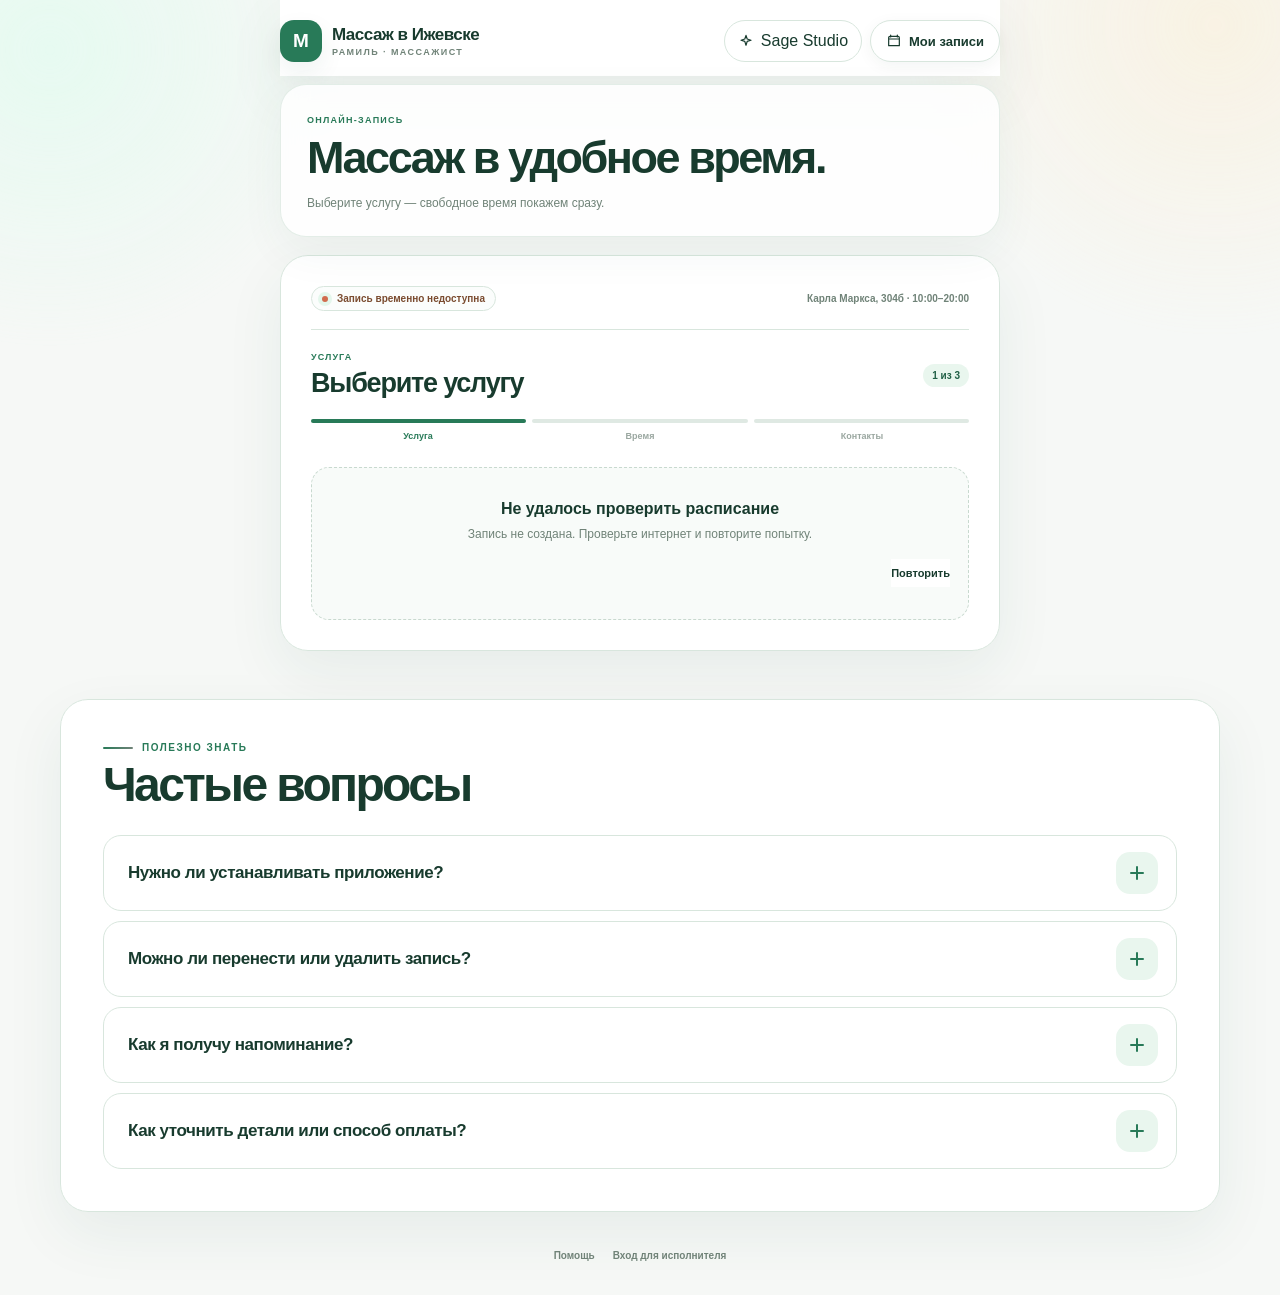
<file: index.html>
<!doctype html>
<html lang="ru">
<head>
  <meta charset="utf-8">
  <meta name="viewport" content="width=device-width, initial-scale=1, viewport-fit=cover">
  <meta name="theme-color" content="#183427">
  <meta name="referrer" content="no-referrer">
  <meta http-equiv="Content-Security-Policy" content="default-src 'self'; script-src 'self' https://telegram.org; connect-src 'self' https://cawexmmrqjvothcbgjxr.supabase.co wss://cawexmmrqjvothcbgjxr.supabase.co https://oauth.telegram.org; frame-src https://oauth.telegram.org; img-src 'self' data: https:; style-src 'self' 'unsafe-inline'; font-src 'self'; object-src 'none'; base-uri 'self'; form-action 'self'; worker-src 'self'; manifest-src 'self'; upgrade-insecure-requests">
  <script src="catalog-router.js?v=8"></script>
  <meta name="description" content="Онлайн-запись на массаж в Ижевске.">
  <meta property="og:title" content="Массаж в Ижевске — онлайн-запись">
  <meta property="og:description" content="Выберите массаж и свободное время онлайн.">
  <meta property="og:type" content="website">
  <meta property="og:image" content="https://primetime-booking.github.io/og.png">
  <meta name="twitter:card" content="summary_large_image">
  <meta name="twitter:title" content="Массаж в Ижевске — онлайн-запись">
  <meta name="twitter:description" content="Выберите массаж и свободное время онлайн.">
  <meta name="twitter:image" content="https://primetime-booking.github.io/og.png">
  <title>Массаж в Ижевске — онлайн-запись</title>
  <link rel="icon" href="icon.svg" type="image/svg+xml">
  <link rel="manifest" href="manifest.webmanifest">
  <link rel="stylesheet" href="styles.css?v=811">
  <link rel="stylesheet" href="client-themes.css?v=811">
  <link rel="stylesheet" href="code-scanner.css?v=811">
  <script src="booking-widgets.js?v=811"></script>
</head>
<body class="booking-client-page" data-client-theme="sage">
  <div class="ambient ambient-left"></div><div class="ambient ambient-right"></div>
  <header class="site-header booking-client-header">
    <a class="brand" href="#top" aria-label="Массаж в Ижевске — на главную"><span class="brand-mark">М</span><span><strong>Массаж в Ижевске</strong><small>Рамиль · массажист</small></span></a>
    <div class="client-header-actions"><button class="client-theme-button" id="openClientTheme" type="button" aria-haspopup="dialog" aria-controls="clientThemeDialog" title="Поменять оформление"><svg class="ui-icon" aria-hidden="true"><use href="ui-icons.svg#icon-spark"/></svg><span id="clientThemeButtonLabel">Оформление</span></button><a class="client-bookings-link" href="my-bookings.html"><svg class="ui-icon" aria-hidden="true"><use href="ui-icons.svg#icon-calendar"/></svg><span>Мои записи</span></a></div>
  </header>

  <main id="top" class="layout booking-client-layout">
    <section class="client-hero" aria-labelledby="clientHeroTitle">
      <small>Онлайн-запись</small>
      <h1 id="clientHeroTitle">Массаж в удобное время.</h1>
      <p>Выберите услугу — свободное время покажем сразу.</p>
    </section>
    <section class="booking-card" aria-labelledby="bookingTitle">
      <div id="bookingFlow">
        <div class="repeat-booking-notice" id="repeatBookingNotice" role="status" hidden></div>
        <div class="booking-context-row"><span class="status status-checking" id="bookingStatus" role="status" aria-live="polite"><i></i><span>Проверяем расписание…</span></span><span class="booking-address">Карла Маркса, 304б · 10:00–20:00</span></div>
        <div class="card-heading"><div><small id="stepKicker">Услуга</small><h2 id="bookingTitle">Выберите услугу</h2></div><span class="step-label" id="stepLabel">1 из 3</span></div>
        <div class="progress" aria-hidden="true"><i class="active"></i><i></i><i></i></div>
        <div class="progress-labels" aria-label="Этапы записи"><span class="active" data-progress-label="1">Услуга</span><span data-progress-label="2">Время</span><span data-progress-label="3">Контакты</span></div>
        <div class="step active" data-step="1">
          <label class="location-filter" id="locationFilter" hidden><span>Филиал</span><select id="locationSelect" aria-label="Выберите филиал"></select></label>
          <section class="specialist-filter" id="specialistFilter" aria-labelledby="specialistFilterTitle" hidden>
            <div><small>Команда</small><h3 id="specialistFilterTitle">Выберите специалиста</h3></div>
            <div class="specialist-filter-list" id="specialists" role="group" aria-label="Специалисты"></div>
          </section>
          <div class="option-list" id="services"></div>
          <button class="service-details-button" id="serviceDetailsButton" type="button" hidden><svg class="ui-icon" aria-hidden="true"><use href="ui-icons.svg#icon-info"/></svg><span>Подробнее об услуге</span></button>
          <button class="primary next" id="toDate" type="button" data-next="2" disabled hidden><span>Выбрать время</span><svg class="ui-icon" aria-hidden="true"><use href="ui-icons.svg#icon-arrow-right"/></svg></button>
        </div>
        <div class="step" data-step="2">
          <h3><svg class="ui-icon section-icon" aria-hidden="true"><use href="ui-icons.svg#icon-calendar"/></svg> Дата</h3><div class="date-grid" id="dates"></div><button class="more-dates-button" id="moreDates" type="button"><span>Показать следующие даты</span><svg class="ui-icon" aria-hidden="true"><use href="ui-icons.svg#icon-arrow-right"/></svg></button>
          <h3 class="section-gap"><svg class="ui-icon section-icon" aria-hidden="true"><use href="ui-icons.svg#icon-clock"/></svg> Свободное время <small>по Самаре (UTC+4)</small></h3>
          <p class="duration-note" id="durationNote"></p>
          <div class="time-periods" id="timePeriods" aria-label="Период дня" hidden></div>
          <div class="time-hour-grid" id="timeHours" aria-label="Выберите час"></div>
          <details class="minute-picker" id="minutePicker" hidden><summary><span>Другое время</span><strong>с шагом 5 минут</strong></summary><div class="minute-groups" id="times"></div></details>
          <p class="no-times" id="noTimes" hidden>На эту дату всё занято. Выберите другой день.</p>
          <div class="availability-suggestion" id="availabilityHint" hidden></div>
          <div class="waitlist-cta" id="waitlistCta" hidden><div><strong>Не подходит время?</strong><span>Оставьте заявку — мастер увидит удобную дату и свяжется, когда появится окно.</span></div><button class="secondary-button" id="openWaitlist" type="button">Встать в лист ожидания</button></div>
          <div class="actions"><button class="back" type="button" data-back="1" aria-label="Вернуться к услугам"><svg class="ui-icon" aria-hidden="true"><use href="ui-icons.svg#icon-arrow-left"/></svg><span>Услуги</span></button><button class="primary" id="continueBooking" type="button" data-next="3" hidden><span>Ввести контакты</span><svg class="ui-icon" aria-hidden="true"><use href="ui-icons.svg#icon-arrow-right"/></svg></button></div>
        </div>
        <form class="step" data-step="3" id="bookingForm" novalidate>
          <div class="summary" id="summary"></div>
          <label>Ваше имя<input id="clientName" name="name" autocomplete="name" placeholder="Например, Елена" maxlength="80" required></label>
          <label>Номер телефона<input id="clientPhone" name="phone" type="tel" inputmode="tel" autocomplete="tel" placeholder="+7 (___) ___-__-__" maxlength="18" pattern="\+7 \([0-9]{3}\) [0-9]{3}-[0-9]{2}-[0-9]{2}" aria-describedby="phoneHint" required></label>
          <small class="input-hint" id="phoneHint">Введите 10 цифр после +7</small>
          <details class="booking-benefit">
            <summary>У меня есть сертификат или абонемент</summary>
            <div class="scan-field"><label>Код<input id="bookingBenefitCode" name="benefit_code" autocomplete="off" maxlength="40" placeholder="Введите код"></label><button class="secondary-button" type="button" data-code-scan-target="bookingBenefitCode" data-code-scan-mode="benefit" data-code-scan-title="Сертификат или абонемент">Сканировать</button></div>
            <small class="input-hint">Код проверится при подтверждении записи.</small>
          </details>
          <label class="consent-check" data-legal-version="2026-09-05"><input id="dataConsent" type="checkbox" required><span>Я принимаю <a href="terms.html" target="_blank" rel="noopener">условия использования</a> и соглашаюсь на обработку данных по <a href="privacy.html" target="_blank" rel="noopener">политике конфиденциальности</a>.</span></label>
          <p class="form-error" id="formError" role="alert" hidden></p>
          <div class="actions"><button class="back" type="button" data-back="2" aria-label="Вернуться к выбору времени"><svg class="ui-icon" aria-hidden="true"><use href="ui-icons.svg#icon-arrow-left"/></svg><span>Время</span></button><button class="primary" id="submitBooking" type="submit" disabled><svg class="ui-icon" aria-hidden="true"><use href="ui-icons.svg#icon-check"/></svg><span>Подтвердить запись</span></button></div>
        </form>
      </div>
      <div class="success" id="success" hidden aria-live="polite">
        <span class="success-mark"><svg class="ui-icon" aria-hidden="true"><use href="ui-icons.svg#icon-check"/></svg></span><small>Запись создана</small><h2 id="successTitle">Готово!</h2>
        <div class="success-appointment"><p id="successDetails"></p><p class="local-note">Мастер уже видит запись в своём кабинете.</p></div>
        <div class="success-payment" id="successPayment" hidden>
          <small>Для подтверждения времени</small>
          <strong id="successDeposit"></strong>
          <a class="primary" id="successPaymentLink" href="#" target="_blank" rel="noopener noreferrer">Внести предоплату</a>
          <p>После оплаты сохраните чек. Исполнитель отметит поступление в кабинете.</p>
        </div>
        <button class="telegram-connect-button" id="telegramConnect" type="button" aria-pressed="false" hidden disabled><span class="telegram-connect-mark" aria-hidden="true"><svg class="ui-icon"><use href="ui-icons.svg#icon-telegram"/></svg></span><span><strong data-telegram-auth-title>Подключить Telegram</strong><small data-telegram-auth-note>Разрешите уведомления один раз — запускать бота не нужно</small></span><svg class="ui-icon telegram-connect-arrow" aria-hidden="true"><use href="ui-icons.svg#icon-arrow-right"/></svg></button>
        <p class="telegram-connect-skip">Можно пропустить — запись всё равно сохранена.</p>
        <section class="client-access-result" id="clientAccessResult" hidden><small>Доступ к записям</small><strong id="clientAccessCode"></strong><p id="clientAccessNote"></p><div class="client-access-share" id="clientAccessShare" hidden><button id="clientAccessDownload" type="button">Сохранить код в файл</button><a id="clientAccessWhatsapp" href="#" target="_blank" rel="noopener noreferrer">Отправить в WhatsApp</a><a id="clientAccessTelegram" href="#" target="_blank" rel="noopener noreferrer">Отправить в Telegram</a></div></section>
        <div class="success-actions"><button class="primary manage-booking-link" id="saveSuccessCalendar" type="button"><svg class="ui-icon" aria-hidden="true"><use href="ui-icons.svg#icon-calendar"/></svg><span>Сохранить в календарь</span></button><a class="primary manage-booking-link" id="myBookingsSuccess" href="my-bookings.html" hidden>Все мои записи</a><a class="success-manage-link manage-booking-link" id="manageBooking" href="booking.html" hidden><span>Управлять записью</span><svg class="ui-icon" aria-hidden="true"><use href="ui-icons.svg#icon-arrow-right"/></svg></a><button class="manage-secondary" type="button" id="newBooking">Создать ещё запись</button></div>
      </div>
    </section>
  </main>
  <section class="public-group-events" id="publicGroupEvents" aria-labelledby="publicGroupEventsTitle" hidden>
    <div class="public-group-events-heading"><div><small>Запись по местам</small><h2 id="publicGroupEventsTitle">Групповые события</h2></div><p>Выберите событие и оставьте мастеру комментарий перед посещением.</p></div>
    <div class="public-group-events-list" id="publicGroupEventsList"></div>
  </section>
  <dialog class="calendar-dialog" id="calendarDialog" aria-labelledby="calendarDialogTitle">
    <button class="calendar-dialog-close" id="closeCalendarDialog" type="button" aria-label="Закрыть"><svg class="ui-icon" aria-hidden="true"><use href="ui-icons.svg#icon-close"/></svg></button>
    <small>Напоминание о записи</small><h2 id="calendarDialogTitle">Куда добавить?</h2>
    <p>Выберите календарь на вашем телефоне.</p>
    <div class="calendar-options">
      <button class="calendar-option" id="addAppleCalendar" type="button"><strong>iPhone / iPad</strong><span>Открыть событие в календаре устройства</span></button>
      <a class="calendar-option" id="addAndroidCalendar" href="#"><strong>Android</strong><span>Открыть запись в установленном календаре</span></a>
    </div>
  </dialog>
  <section class="public-portfolio" id="portfolioSection" aria-labelledby="portfolioTitle" hidden>
    <div class="public-portfolio-heading"><div><small>Результаты работы</small><h2 id="portfolioTitle">Портфолио</h2></div><p>Количество сеансов указано мастером для каждого результата.</p></div>
    <div class="public-portfolio-list" id="publicPortfolioList"></div>
  </section>
  <section class="public-reviews" id="reviewsSection" aria-labelledby="reviewsTitle" hidden>
    <div class="public-reviews-heading"><div><small>Отзывы клиентов</small><h2 id="reviewsTitle">После реальных визитов</h2></div><div class="reviews-summary"><strong id="reviewsAverage">0,0</strong><span aria-hidden="true">★</span><small id="reviewsCount">0 отзывов</small></div></div>
    <div class="public-reviews-list" id="publicReviewsList"></div>
  </section>
  <section class="booking-faq" aria-labelledby="bookingFaqTitle">
    <div class="booking-faq-heading">
      <small><span aria-hidden="true"></span> Полезно знать</small>
      <h2 id="bookingFaqTitle">Частые вопросы</h2>
    </div>
    <div class="booking-faq-list">
      <details name="booking-faq">
        <summary><span>Нужно ли устанавливать приложение?</span><i aria-hidden="true"></i></summary>
        <p>Устанавливать приложение необязательно: записаться можно прямо на сайте. При желании сайт можно установить на телефон как приложение для быстрого доступа к записям и уведомлениям.</p>
      </details>
      <details name="booking-faq">
        <summary><span>Можно ли перенести или удалить запись?</span><i aria-hidden="true"></i></summary>
        <p>Да. Откройте личную ссылку из подтверждения и выберите доступное действие. Чем раньше вы сообщите об изменении планов, тем проще подобрать другое время.</p>
      </details>
      <details name="booking-faq">
        <summary><span>Как я получу напоминание?</span><i aria-hidden="true"></i></summary>
        <p>После записи можно подключить уведомления в Telegram. В напоминании будут дата, время, услуга и адрес визита.</p>
      </details>
      <details name="booking-faq">
        <summary><span>Как уточнить детали или способ оплаты?</span><i aria-hidden="true"></i></summary>
        <p>Свяжитесь с мастером по контактам в подтверждении записи. Так можно заранее обсудить оплату, противопоказания и любые индивидуальные пожелания.</p>
      </details>
    </div>
  </section>
  <footer class="booking-footer"><a href="https://aladushka9180-droid.github.io/anatomy-trainer/minuta-online-booking/help/index.html">Помощь</a><a href="https://aladushka9180-droid.github.io/anatomy-trainer/minuta-online-booking/provider.html">Вход для исполнителя</a></footer>
  <dialog class="service-details-dialog service-card-dialog" id="serviceDetailsDialog" aria-labelledby="serviceDetailsTitle">
    <div class="service-card-scroll">
      <button class="dialog-close" type="button" data-close-service-details aria-label="Закрыть"><svg class="ui-icon" aria-hidden="true"><use href="ui-icons.svg#icon-close"></use></svg></button>
      <figure class="service-details-media" id="serviceDetailsMedia" hidden><img id="serviceDetailsImage" alt="" loading="lazy" decoding="async"></figure>
      <div class="service-card-copy">
        <small>Об услуге</small><h2 id="serviceDetailsTitle">Услуга</h2>
        <div class="service-details-meta"><span id="serviceDetailsDuration"></span><strong id="serviceDetailsPrice"></strong></div>
        <p id="serviceDetailsText" hidden></p>
        <ul class="service-details-highlights" id="serviceDetailsHighlights" hidden></ul>
        <section class="service-details-review" id="serviceDetailsReview" hidden aria-labelledby="serviceDetailsReviewTitle">
          <div class="service-details-review-head"><h3 id="serviceDetailsReviewTitle">Отзывы</h3><strong id="serviceDetailsRating"></strong></div>
          <blockquote id="serviceDetailsLatestReview"></blockquote>
          <button type="button" data-open-service-reviews>Все отзывы</button>
        </section>
        <details class="service-details-important" id="serviceDetailsImportant" hidden><summary>Важно</summary><p id="serviceDetailsImportantText"></p></details>
      </div>
    </div>
    <div class="service-card-action"><button class="primary" type="button" data-choose-service-details><span>Выбрать услугу</span><svg class="ui-icon" aria-hidden="true"><use href="ui-icons.svg#icon-check"></use></svg></button></div>
  </dialog>
  <dialog class="service-details-dialog service-reviews-dialog" id="serviceReviewsDialog" aria-labelledby="serviceReviewsTitle">
    <button class="dialog-close" type="button" data-close-service-reviews aria-label="Закрыть"><svg class="ui-icon" aria-hidden="true"><use href="ui-icons.svg#icon-close"></use></svg></button>
    <small>Отзывы об услуге</small><h2 id="serviceReviewsTitle">Отзывы</h2>
    <div class="service-reviews-summary" id="serviceReviewsSummary"></div>
    <div class="service-reviews-list" id="serviceReviewsList"></div>
  </dialog>
  <dialog class="service-details-dialog public-group-booking-dialog" id="publicGroupBookingDialog" aria-labelledby="publicGroupBookingTitle">
    <button class="dialog-close" id="closePublicGroupBooking" type="button" aria-label="Закрыть"><svg class="ui-icon" aria-hidden="true"><use href="ui-icons.svg#icon-close"></use></svg></button>
    <small>Групповое событие</small><h2 id="publicGroupBookingTitle">Запись на событие</h2>
    <p id="publicGroupBookingSummary"></p>
    <form id="publicGroupBookingForm" class="public-group-booking-form" novalidate>
      <label>Ваше имя<input id="publicGroupClientName" autocomplete="name" maxlength="80" required></label>
      <label>Номер телефона<input id="publicGroupClientPhone" type="tel" inputmode="tel" autocomplete="tel" maxlength="30" placeholder="+7 (___) ___-__-__" required></label>
      <label>Комментарий мастеру<textarea id="publicGroupClientComment" maxlength="700" rows="3" placeholder="Например, ограничения по здоровью или важный вопрос"></textarea></label>
      <label class="consent-check"><input id="publicGroupConsent" type="checkbox" required><span>Я согласен(на) на обработку имени, телефона и комментария для участия в событии.</span></label>
      <p class="form-error" id="publicGroupBookingError" role="alert" hidden></p>
      <button class="primary" type="submit">Подтвердить участие</button>
    </form>
    <div class="public-group-booking-success" id="publicGroupBookingSuccess" aria-live="polite" hidden></div>
  </dialog>
  <dialog class="waitlist-dialog" id="waitlistDialog" aria-labelledby="waitlistTitle">
    <button class="dialog-close" type="button" data-close-waitlist aria-label="Закрыть"><svg class="ui-icon" aria-hidden="true"><use href="ui-icons.svg#icon-close"/></svg></button>
    <div id="waitlistFormContent">
      <small>Лист ожидания</small><h2 id="waitlistTitle">Оставьте удобное время</h2>
      <p class="waitlist-context"><strong id="waitlistService">Услуга</strong><span id="waitlistDate">Дата</span></p>
      <form id="waitlistForm" novalidate>
        <label>Ваше имя<input id="waitlistName" autocomplete="name" maxlength="80" placeholder="Например, Елена" required></label>
        <label>Номер телефона<input id="waitlistPhone" type="tel" inputmode="tel" autocomplete="tel" maxlength="18" placeholder="+7 (___) ___-__-__" required></label>
        <label>Удобное время<select id="waitlistPeriod"><option value="any">Любое время</option><option value="morning">Утро, 10:00–12:00</option><option value="day">День, 12:00–17:00</option><option value="evening">Вечер, 17:00–20:00</option></select></label>
        <label class="consent-check"><input id="waitlistConsent" type="checkbox" required><span>Я согласен(на) на обработку имени и телефона для листа ожидания.</span></label>
        <p class="form-error" id="waitlistError" role="alert" hidden></p>
        <button class="primary" id="submitWaitlist" type="submit">Оставить заявку</button>
      </form>
    </div>
    <div class="waitlist-success" id="waitlistSuccess" hidden aria-live="polite"><span class="success-mark"><svg class="ui-icon"><use href="ui-icons.svg#icon-check"/></svg></span><small>Заявка принята</small><h2>Вы в листе ожидания</h2><p id="waitlistSuccessText"></p><a class="primary" id="waitlistManageLink" href="waitlist.html">Управлять заявкой</a></div>
  </dialog>
  <dialog class="code-scanner-dialog" id="codeScannerDialog" aria-labelledby="codeScannerTitle"><div class="code-scanner-shell"><div class="code-scanner-head"><div><small>Камера устройства</small><h2 id="codeScannerTitle">Сканировать код</h2></div><button type="button" data-close-code-scanner aria-label="Закрыть">×</button></div><div class="code-scanner-camera"><video id="codeScannerVideo" playsinline muted></video></div><p class="code-scanner-status" id="codeScannerStatus" role="status" aria-live="polite"></p><form class="code-scanner-manual" id="codeScannerManualForm"><label>Или введите код<input id="codeScannerManual" inputmode="text" autocomplete="off" maxlength="160"></label><button class="primary" type="submit">Применить</button></form></div></dialog>
  <dialog class="client-theme-dialog" id="clientThemeDialog" aria-labelledby="clientThemeTitle"><form class="client-theme-dialog-form" method="dialog"><div class="client-theme-dialog-head"><div><small>Только на этом устройстве</small><h2 id="clientThemeTitle">Выберите оформление</h2></div><button class="client-theme-dialog-close" type="submit" value="close" aria-label="Закрыть">×</button></div><div class="client-theme-options" id="clientThemeOptions"></div><div class="client-theme-dialog-foot"><small>Выбор сохраняется отдельно для каждой организации и не влияет на запись.</small><button class="primary" type="submit" value="close">Закрыть</button></div></form></dialog>
  <script src="vendor/supabase-2.112.4.min.js" integrity="sha384-yiVMs0R/Jyz7OhoXa/DsEMUSBLjEhr/QJta2ONO+zB6I8/GmNg/7AUFrZmAJV7KV"></script>
  <script src="config.js?v=811"></script><script src="theme-catalog.js?v=811"></script><script src="site-update.js?v=9" defer></script><script src="reliability.js?v=811"></script><script src="group-bookings.js?v=811" defer></script><script src="telegram-auth.js?v=811" defer></script><script src="code-scanner.js?v=811" defer></script><script src="app.js?v=3" defer></script>
</body>
</html>
</file>
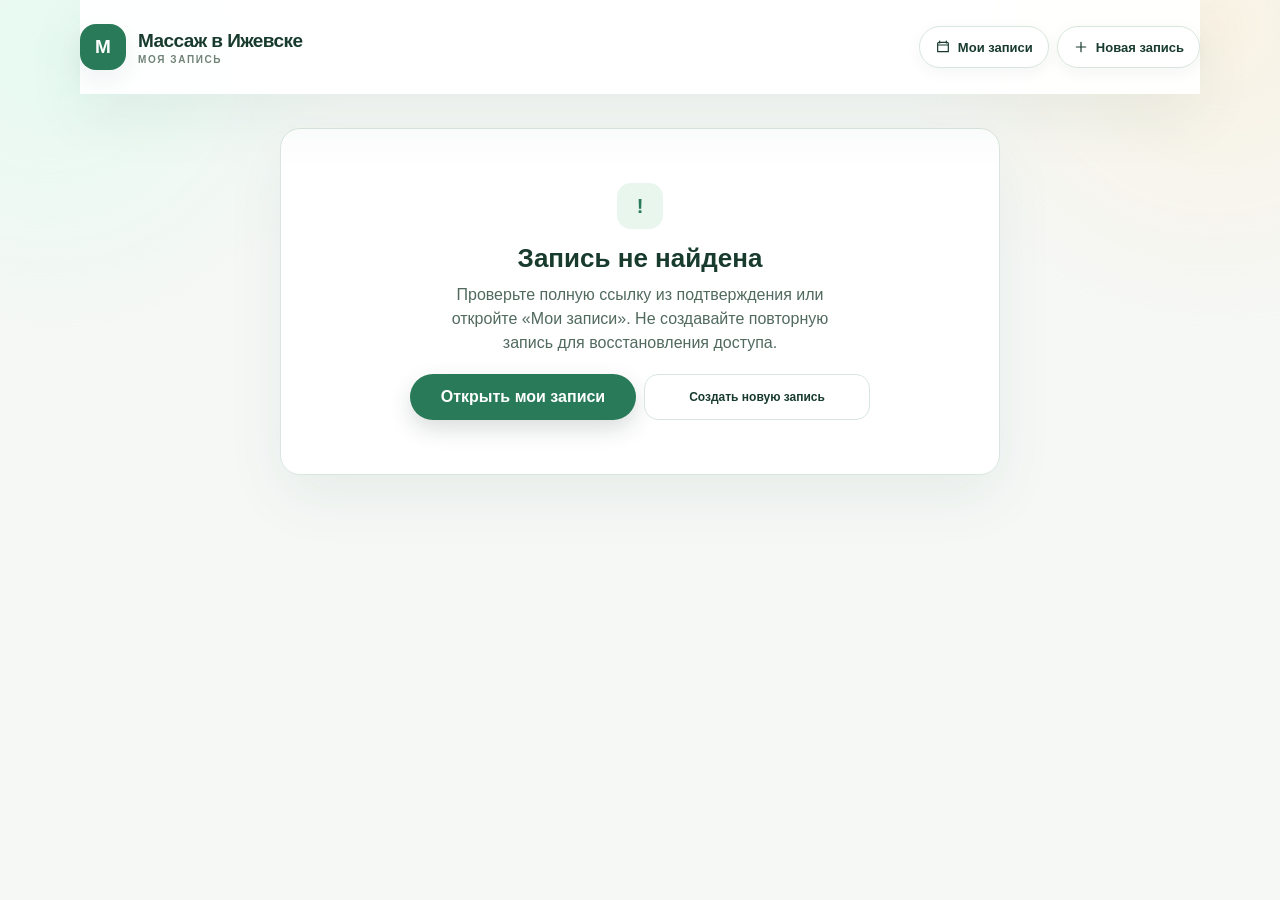
<file: booking.html>
<!doctype html>
<html lang="ru">
<head>
  <meta charset="utf-8">
  <meta name="viewport" content="width=device-width, initial-scale=1, viewport-fit=cover">
  <meta name="theme-color" content="#183427">
  <meta name="referrer" content="no-referrer">
  <meta http-equiv="Content-Security-Policy" content="default-src 'self'; script-src 'self' https://telegram.org; connect-src 'self' https://cawexmmrqjvothcbgjxr.supabase.co wss://cawexmmrqjvothcbgjxr.supabase.co https://oauth.telegram.org; frame-src https://oauth.telegram.org; img-src 'self' data: https:; style-src 'self' 'unsafe-inline'; font-src 'self'; object-src 'none'; base-uri 'self'; form-action 'self'; worker-src 'self'; upgrade-insecure-requests">
  <meta name="description" content="Управление записью на массаж в Ижевске.">
  <meta name="robots" content="noindex,nofollow">
  <title>Моя запись — Массаж в Ижевске</title>
  <link rel="icon" href="icon.svg" type="image/svg+xml">
  <link rel="stylesheet" href="styles.css?v=811">
  <link rel="stylesheet" href="client-themes.css?v=811">
  <style>#manageRecovery{font-size:14px;line-height:1.5}#manageRecovery p{margin:0 0 12px}#manageRecovery button{min-height:44px}</style>
</head>
<body class="manage-body booking-client-page" data-client-theme="sage">
  <div class="ambient ambient-left"></div><div class="ambient ambient-right"></div>
  <header class="site-header manage-header">
    <a class="brand" href="index.html"><span class="brand-mark">М</span><span><strong>Массаж в Ижевске</strong><small>моя запись</small></span></a>
    <div class="manage-header-actions"><a class="provider-link" href="my-bookings.html" aria-label="Мои записи"><svg class="ui-icon" aria-hidden="true"><use href="ui-icons.svg#icon-calendar"></use></svg><span>Мои записи</span></a><a class="provider-link" href="index.html" aria-label="Новая запись"><svg class="ui-icon" aria-hidden="true"><use href="ui-icons.svg#icon-plus"></use></svg><span>Новая запись</span></a></div>
  </header>
  <main class="manage-layout">
    <section class="manage-card">
      <div class="loading-state manage-loading" id="manageLoading"><i></i><span>Загружаем запись…</span></div>
      <div class="manage-error" id="manageError" hidden><span>!</span><h1 id="manageErrorTitle">Запись не найдена</h1><p id="manageErrorText">Проверьте полную ссылку из подтверждения или откройте «Мои записи». Не создавайте повторную запись для восстановления доступа.</p><div class="manage-error-actions"><button class="manage-secondary" id="retryManage" type="button" hidden>Повторить проверку</button><a class="primary" href="my-bookings.html">Открыть мои записи</a><a class="manage-secondary" href="index.html">Создать новую запись</a></div></div>
      <div id="manageContent" hidden>
        <div class="manage-title"><div><small>Ваша запись</small><h1 id="manageService">Услуга</h1></div><span class="manage-status" id="manageStatus">Новая</span></div>
        <p class="manage-freshness" id="manageFreshness" aria-live="polite">Проверяем актуальность…</p>
        <section id="manageRecovery" class="manage-policy" role="status" hidden><p id="manageRecoveryText"></p><button id="checkManageResult" class="manage-secondary" type="button">Проверить результат</button></section>
        <div class="manage-appointment">
          <div class="manage-date-mark"><strong id="manageDay">—</strong><span id="manageMonth">—</span></div>
          <div><strong id="manageDate">—</strong><span id="manageTime">—</span></div>
        </div>
        <dl class="manage-details">
          <div><dt>Исполнитель</dt><dd id="managePerformer">—</dd></div>
          <div><dt>Длительность</dt><dd id="manageDuration">—</dd></div>
          <div><dt>Стоимость</dt><dd id="managePrice">—</dd></div>
        </dl>
        <section class="manage-payment" id="managePayment" hidden>
          <div><small>Предоплата</small><strong id="manageDeposit">—</strong></div>
          <span id="managePaymentStatus">Ожидается</span>
          <a class="primary" id="managePaymentLink" href="#" target="_blank" rel="noopener noreferrer">Перейти к оплате</a>
          <p>После оплаты сохраните чек. Статус обновит исполнитель.</p>
        </section>
        <p class="manage-policy" id="managePolicy"></p>
        <section class="attendance-confirmation" id="attendanceConfirmation" hidden><div><small>Подтвердите визит</small><strong>Вы придёте в назначенное время?</strong><span>Один ответ — и мастеру не нужно уточнять запись вручную.</span></div><button class="primary" id="confirmAttendance" type="button">Да, я приду</button></section>
        <div class="manage-actions" id="manageActions">
          <button class="primary" id="openReschedule" type="button">Перенести запись</button>
          <button class="manage-secondary" id="addCalendar" type="button">Сохранить в календарь</button>
          <button class="manage-danger" id="cancelBooking" type="button">Отменить запись</button>
        </div>
        <button class="telegram-connect-button manage-telegram-connect" id="manageTelegramConnect" type="button" aria-pressed="false" disabled><span class="telegram-connect-mark" aria-hidden="true"><svg class="ui-icon"><use href="ui-icons.svg#icon-telegram"></use></svg></span><span><strong data-telegram-auth-title>Подключить Telegram</strong><small data-telegram-auth-note>Разрешите уведомления один раз — запускать бота не нужно</small></span><svg class="ui-icon telegram-connect-arrow" aria-hidden="true"><use href="ui-icons.svg#icon-arrow-right"></use></svg></button>
        <section class="reschedule-panel" id="reschedulePanel" hidden>
          <div class="reschedule-head"><div><small>Перенос записи</small><h2>Выберите новое время</h2></div><button id="closeReschedule" type="button" aria-label="Закрыть"><svg class="ui-icon" aria-hidden="true"><use href="ui-icons.svg#icon-close"></use></svg></button></div>
          <h3>Дата</h3><div class="date-grid manage-dates" id="manageDates"></div>
          <h3>Свободное время</h3><div class="time-grid manage-times" id="manageTimes"></div>
          <p class="no-times" id="manageNoTimes" hidden>На эту дату свободного времени нет.</p>
          <p class="form-error" id="manageFormError" hidden></p>
          <button class="primary" id="confirmReschedule" type="button" disabled>Сохранить новое время</button>
        </section>
        <details class="client-data-rights" id="clientDataRights"><summary>Мои данные и права</summary><p>Можно запросить копию данных, исправление, ограничение обработки или удаление.</p><div class="client-data-actions"><button type="button" data-client-data-request="export">Получить копию</button><button type="button" data-client-data-request="correction">Исправить данные</button><button type="button" data-client-data-request="restriction">Ограничить обработку</button><button type="button" data-client-data-request="erasure">Запросить удаление</button></div><p id="clientDataRequestStatus" class="manage-note" aria-live="polite"></p></details>
        <p class="manage-note">Ссылка на эту страницу личная. Не отправляйте её посторонним.</p>
      </div>
    </section>
  </main>
  <dialog class="calendar-dialog" id="calendarDialog" aria-labelledby="calendarDialogTitle">
    <button class="calendar-dialog-close" id="closeCalendarDialog" type="button" aria-label="Закрыть"><svg class="ui-icon" aria-hidden="true"><use href="ui-icons.svg#icon-close"></use></svg></button>
    <small>Напоминание о записи</small><h2 id="calendarDialogTitle">Куда добавить?</h2>
    <p>Выберите календарь на вашем телефоне.</p>
    <div class="calendar-options">
      <button class="calendar-option" id="addAppleCalendar" type="button"><strong>iPhone</strong><span>Открыть событие в календаре телефона</span></button>
      <a class="calendar-option" id="addAndroidCalendar" href="#"><strong>Android</strong><span>Открыть запись в установленном календаре</span></a>
    </div>
  </dialog>
  <div class="toast" id="toast" hidden></div>
  <script src="vendor/supabase-2.112.4.min.js" integrity="sha384-yiVMs0R/Jyz7OhoXa/DsEMUSBLjEhr/QJta2ONO+zB6I8/GmNg/7AUFrZmAJV7KV"></script>
  <script src="config.js?v=811"></script><script src="site-update.js?v=9" defer></script><script src="reliability.js?v=811"></script><script src="theme-catalog.js?v=811"></script><script src="telegram-auth.js?v=811" defer></script><script src="booking.js?v=811" defer></script>
</body>
</html>
</file>
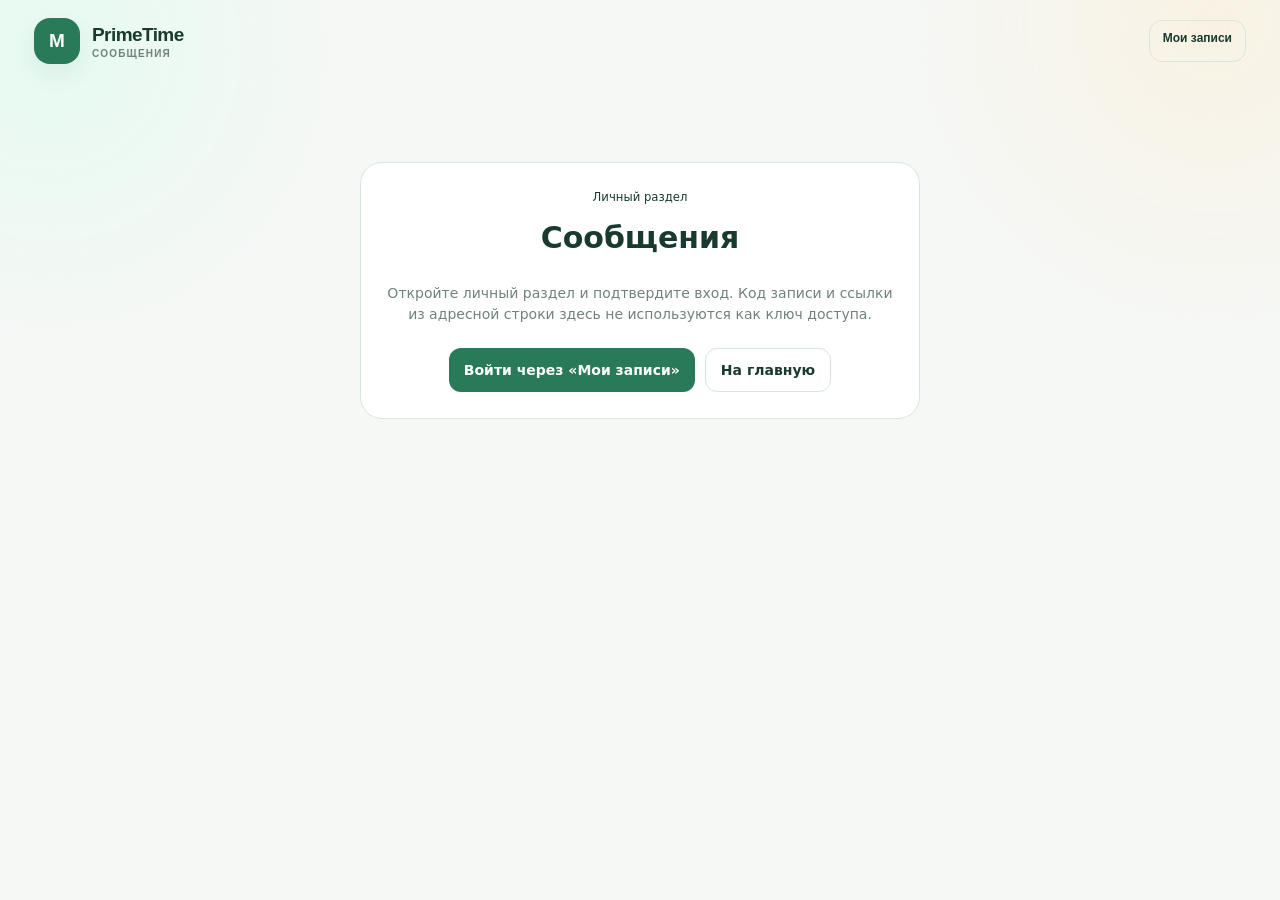
<file: messages.html>
<!doctype html>
<html lang="ru">
<head>
  <meta charset="utf-8">
  <meta name="viewport" content="width=device-width, initial-scale=1, viewport-fit=cover">
  <meta name="theme-color" content="#183427">
  <meta name="referrer" content="no-referrer">
  <meta http-equiv="Content-Security-Policy" content="default-src 'self'; script-src 'self'; connect-src 'self' https://cawexmmrqjvothcbgjxr.supabase.co wss://cawexmmrqjvothcbgjxr.supabase.co; img-src 'self' data:; style-src 'self' 'unsafe-inline'; font-src 'self'; object-src 'none'; base-uri 'self'; form-action 'self'; worker-src 'self'; upgrade-insecure-requests">
  <meta name="robots" content="noindex,nofollow">
  <title>Сообщения — PrimeTime</title>
  <link rel="icon" href="icon.svg" type="image/svg+xml">
  <link rel="stylesheet" href="styles.css?v=811">
  <link rel="stylesheet" href="client-themes.css?v=811">
  <link rel="stylesheet" href="messages-center.css?v=811">
</head>
<body class="messages-page client-account-body booking-client-page" data-client-theme="sage">
  <div class="ambient ambient-left"></div><div class="ambient ambient-right"></div>
  <header class="messages-page-header">
    <a class="brand messages-page-brand" href="index.html"><span class="brand-mark">М</span><span><strong>PrimeTime</strong><small>сообщения</small></span></a>
    <nav class="messages-page-nav" aria-label="Личный раздел"><a href="my-bookings.html">Мои записи</a></nav>
  </header>
  <main class="messages-page-main"><div id="clientMessagesRoot" aria-live="polite"><div class="message-center-loading" role="status"><i></i><span>Проверяем доступ к сообщениям…</span></div></div></main>
  <script src="vendor/supabase-2.112.4.min.js" integrity="sha384-yiVMs0R/Jyz7OhoXa/DsEMUSBLjEhr/QJta2ONO+zB6I8/GmNg/7AUFrZmAJV7KV"></script>
  <script src="config.js?v=811"></script>
  <script src="site-update.js?v=9" defer></script>
  <script src="reliability.js?v=811"></script>
  <script src="theme-catalog.js?v=811"></script>
  <script src="messages-core.js?v=811"></script>
  <script src="provider-messages-center.js?v=811"></script>
  <script src="client-messages.js?v=811"></script>
</body>
</html>
</file>
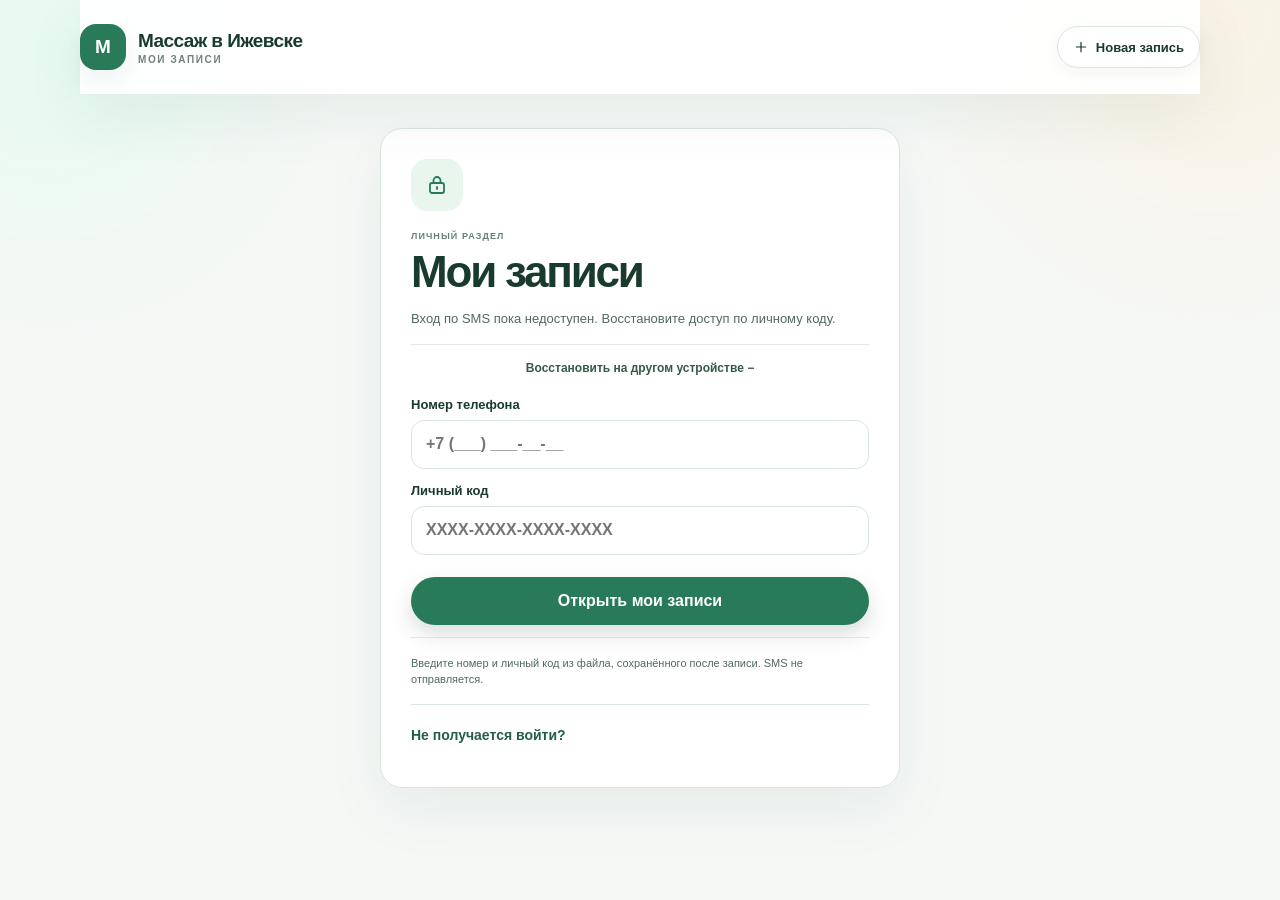
<file: my-bookings.html>
<!doctype html>
<html lang="ru">
<head>
  <meta charset="utf-8">
  <meta name="viewport" content="width=device-width, initial-scale=1, viewport-fit=cover">
  <meta name="theme-color" content="#183427">
  <meta name="referrer" content="no-referrer">
  <meta http-equiv="Content-Security-Policy" content="default-src 'self'; script-src 'self'; connect-src 'self' https://cawexmmrqjvothcbgjxr.supabase.co wss://cawexmmrqjvothcbgjxr.supabase.co; img-src 'self' data: https:; style-src 'self' 'unsafe-inline'; font-src 'self'; object-src 'none'; base-uri 'self'; form-action 'self'; worker-src 'self'; upgrade-insecure-requests">
  <meta name="description" content="Все мои записи на массаж в Ижевске.">
  <meta name="robots" content="noindex,nofollow">
  <title>Мои записи — Массаж в Ижевске</title>
  <link rel="icon" href="icon.svg" type="image/svg+xml">
  <link rel="stylesheet" href="styles.css?v=811">
  <link rel="stylesheet" href="client-themes.css?v=811">
</head>
<body class="manage-body client-account-body booking-client-page" data-client-theme="sage">
  <div class="ambient ambient-left"></div><div class="ambient ambient-right"></div>
  <header class="site-header manage-header">
    <a class="brand" href="index.html"><span class="brand-mark">М</span><span><strong>Массаж в Ижевске</strong><small>мои записи</small></span></a>
    <a class="provider-link" href="index.html"><svg class="ui-icon" aria-hidden="true"><use href="ui-icons.svg#icon-plus"></use></svg><span>Новая запись</span></a>
  </header>
  <main class="client-account-layout">
    <section class="client-login-card" id="clientRestoreCard" hidden aria-labelledby="clientRestoreTitle">
      <small>Личный раздел</small><h1 id="clientRestoreTitle">Мои записи</h1>
      <p id="clientRestoreMessage" role="status">Проверяем сохранённый вход…</p>
      <button class="primary" id="clientRestoreRetry" type="button" hidden>Повторить</button>
    </section>
    <section class="client-login-card" id="clientLoginCard">
      <span class="client-login-mark"><svg class="ui-icon" aria-hidden="true"><use href="ui-icons.svg#icon-lock"></use></svg></span>
      <small>Личный раздел</small><h1>Мои записи</h1>
      <p id="clientLoginIntro">Введите номер телефона — пришлём короткий код подтверждения.</p>
      <p class="form-error" id="clientSocialAuthError" role="alert" hidden></p>
      <section class="client-social-link" id="clientSocialLink" hidden>
        <strong>Найдём ваши записи</strong>
        <p>При первом входе подтвердите свой профиль телефоном и ранее выданным личным кодом.</p>
        <form id="clientSocialLinkForm" novalidate>
          <label>Номер телефона<input id="clientSocialPhone" type="tel" inputmode="tel" autocomplete="tel" placeholder="+7 (___) ___-__-__" maxlength="18" required></label>
          <label>Личный код<input id="clientSocialCode" type="text" inputmode="text" autocomplete="one-time-code" autocapitalize="characters" spellcheck="false" placeholder="XXXX-XXXX-XXXX-XXXX" maxlength="19" required></label>
          <p class="form-error" id="clientSocialLinkError" role="alert" hidden></p>
          <button class="primary" id="clientSocialLinkSubmit" type="submit">Привязать и открыть</button>
        </form>
      </section>
      <form id="clientSmsLoginForm" class="phone-auth-form" novalidate>
        <label>Номер телефона<input id="clientSmsPhone" type="tel" inputmode="tel" autocomplete="tel" placeholder="+7 (___) ___-__-__" maxlength="18" required></label>
        <div id="clientSmsCodeStep" hidden>
          <label>Код из SMS<input id="clientSmsCode" type="text" inputmode="numeric" autocomplete="one-time-code" pattern="[0-9]*" maxlength="6" placeholder="6 цифр" required></label>
          <p class="phone-auth-note" id="clientSmsSentTo"></p>
          <div class="phone-auth-actions"><button id="clientSmsResend" type="button">Отправить ещё раз</button><button id="clientSmsChangePhone" type="button">Изменить номер</button></div>
        </div>
        <p class="form-error" id="clientSmsError" role="alert" hidden></p>
        <button class="primary" id="clientSmsButton" type="submit" disabled>Проверяем вход по SMS…</button>
      </form>
      <p class="client-login-note" id="clientSmsStatus">Для входа по SMS требуется интернет.</p>
      <details class="legacy-client-login" id="legacyClientLogin">
        <summary>Восстановить на другом устройстве</summary>
        <form id="clientLoginForm" novalidate>
          <label>Номер телефона<input id="clientLoginPhone" type="tel" inputmode="tel" autocomplete="tel" placeholder="+7 (___) ___-__-__" maxlength="18" required></label>
          <label>Личный код<input id="clientLoginCode" type="text" inputmode="text" autocomplete="one-time-code" autocapitalize="characters" spellcheck="false" placeholder="XXXX-XXXX-XXXX-XXXX" maxlength="19" required></label>
          <p class="form-error" id="clientLoginError" role="alert" hidden></p>
          <button class="primary" id="clientLoginButton" type="submit">Открыть мои записи</button>
        </form>
        <p class="client-login-note">Введите номер и личный код из файла, сохранённого после записи. SMS не отправляется.</p>
      </details>
      <details class="client-access-help"><summary>Не получается войти?</summary><p>Личная ссылка из подтверждения открывает конкретную запись без кода.</p><p>Если ссылка и код потеряны, свяжитесь с исполнителем. Не создавайте повторную запись для восстановления.</p><a href="https://aladushka9180-droid.github.io/anatomy-trainer/minuta-online-booking/help/index.html">Помощь со входом</a></details>
      <div class="social-auth-buttons client-social-auth-buttons" aria-label="Другие способы входа">
        <button class="social-auth-button social-auth-telegram" type="button" data-social-auth-login data-social-auth-provider="telegram" disabled><span class="social-auth-mark">➤</span><strong>Telegram</strong><small data-social-auth-state>Не подключён</small></button>
        <button class="social-auth-button social-auth-vk" type="button" data-social-auth-login data-social-auth-provider="vk" disabled><span class="social-auth-mark">VK</span><strong>VK ID</strong><small data-social-auth-state>Не подключён</small></button>
        <button class="social-auth-button social-auth-yandex" type="button" data-social-auth-login data-social-auth-provider="yandex" disabled><span class="social-auth-mark">Я</span><strong>Яндекс ID</strong><small data-social-auth-state>Не подключён</small></button>
      </div>
    </section>
    <section class="client-bookings-card" id="clientBookingsCard" hidden>
      <div class="client-bookings-head"><div><small>Личный раздел</small><h1>Мои записи</h1><p id="clientAccountPhone"></p></div><button class="manage-secondary" id="clientLogout" type="button">Выйти</button></div>
      <div class="client-account-tools"><a class="manage-secondary" href="messages.html">Сообщения</a><button class="manage-secondary" id="clientRefresh" type="button">Обновить</button><button class="manage-secondary" id="clientRotateCode" type="button">Новый личный код</button></div>
      <section class="client-code-result" id="clientCodeResult" hidden><small>Новый личный код</small><strong id="clientNewCode"></strong><p>Сохраните его: прежний код больше не действует.</p><div class="client-access-share"><a id="clientCodeWhatsapp" href="#" target="_blank" rel="noopener noreferrer">Отправить в WhatsApp</a><a id="clientCodeTelegram" href="#" target="_blank" rel="noopener noreferrer">Отправить в Telegram</a></div></section>
      <div class="loading-state client-bookings-loading" id="clientBookingsLoading"><i></i><span>Загружаем записи…</span></div>
      <div class="client-bookings-list" id="clientBookingsList"></div>
      <div class="client-bookings-empty" id="clientBookingsEmpty" hidden><span><svg class="ui-icon" aria-hidden="true"><use href="ui-icons.svg#icon-calendar"></use></svg></span><h2>Записей пока нет</h2><p>Создайте новую запись, и она появится здесь.</p><a class="primary" href="index.html">Записаться</a></div>
      <p class="form-error" id="clientBookingsError" role="alert" hidden></p>
    </section>
  </main>
  <dialog class="review-dialog" id="reviewDialog" aria-labelledby="reviewTitle">
    <button class="dialog-close" id="closeReview" type="button" aria-label="Закрыть"><svg class="ui-icon" aria-hidden="true"><use href="ui-icons.svg#icon-close"></use></svg></button>
    <small>После визита</small><h2 id="reviewTitle">Как всё прошло?</h2><p id="reviewServiceName"></p>
    <form id="reviewForm" novalidate>
      <fieldset class="review-rating"><legend>Ваша оценка</legend><div role="group" aria-label="Оценка от 1 до 5"><button type="button" data-review-rating="1" aria-label="1 из 5">★</button><button type="button" data-review-rating="2" aria-label="2 из 5">★</button><button type="button" data-review-rating="3" aria-label="3 из 5">★</button><button type="button" data-review-rating="4" aria-label="4 из 5">★</button><button type="button" data-review-rating="5" aria-label="5 из 5">★</button></div><small id="reviewRatingHint">Выберите оценку</small></fieldset>
      <label>Ваш отзыв <small>необязательно</small><textarea id="reviewText" maxlength="1000" rows="5" placeholder="Расскажите, что вам понравилось"></textarea></label>
      <p class="review-public-note">Отзыв будет опубликован без вашего имени, фамилии и телефона.</p>
      <p class="form-error" id="reviewError" role="alert" hidden></p>
      <button class="primary" id="submitReview" type="submit">Опубликовать отзыв</button>
    </form>
  </dialog>
  <div class="toast" id="toast" hidden></div>
  <script src="vendor/supabase-2.112.4.min.js" integrity="sha384-yiVMs0R/Jyz7OhoXa/DsEMUSBLjEhr/QJta2ONO+zB6I8/GmNg/7AUFrZmAJV7KV"></script>
  <script src="config.js?v=811"></script><script src="site-update.js?v=9" defer></script><script src="reliability.js?v=811"></script><script src="theme-catalog.js?v=811"></script><script src="phone-auth.js?v=811"></script><script src="social-auth.js?v=811"></script><script src="my-bookings.js?v=4" defer></script>
</body>
</html>
</file>
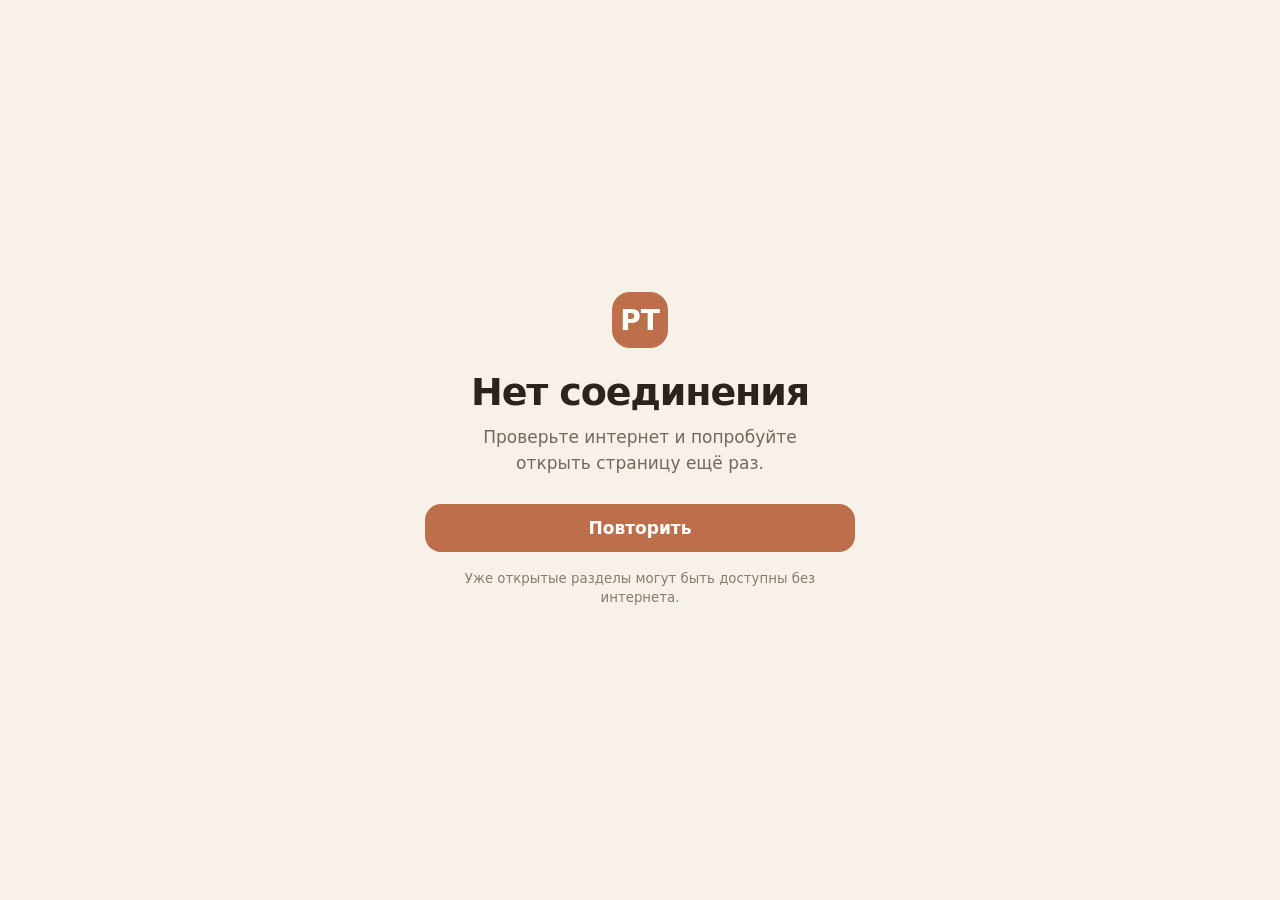
<file: offline.html>
<!doctype html>
<html lang="ru">
<head>
  <meta charset="utf-8">
  <meta name="viewport" content="width=device-width,initial-scale=1">
  <meta name="theme-color" content="#f7f1ea">
  <link rel="icon" href="icon.svg" type="image/svg+xml">
  <title>Нет соединения — PrimeTime</title>
  <style>
    :root { color-scheme:light; font-family:Inter,system-ui,-apple-system,"Segoe UI",sans-serif; background:#f7f1ea; color:#2d221d; }
    * { box-sizing:border-box; }
    body { min-height:100dvh; margin:0; display:grid; place-items:center; padding:24px; }
    main { width:min(100%,430px); text-align:center; }
    .mark { width:56px; height:56px; margin:0 auto 24px; display:grid; place-items:center; border-radius:18px; background:#bd6f4b; color:#fff; font-size:28px; font-weight:800; }
    h1 { margin:0 0 12px; font-size:clamp(28px,8vw,38px); line-height:1.08; letter-spacing:-.03em; }
    p { margin:0 auto 28px; max-width:34ch; color:#76665d; font-size:17px; line-height:1.5; }
    button { width:100%; min-height:48px; display:flex; align-items:center; justify-content:center; border:0; border-radius:16px; background:#bd6f4b; color:#fff; font:750 17px/1 Inter,system-ui,-apple-system,"Segoe UI",sans-serif; cursor:pointer; }
    small { display:block; margin-top:18px; color:#8a7a70; line-height:1.4; }
  </style>
</head>
<body>
  <main>
    <div class="mark" aria-hidden="true">PT</div>
    <h1>Нет соединения</h1>
    <p>Проверьте интернет и попробуйте открыть страницу ещё раз.</p>
    <button id="offlineRetry" type="button">Повторить</button>
    <small>Уже открытые разделы могут быть доступны без интернета.</small>
  </main>
  <script src="offline.js"></script>
</body>
</html>
</file>
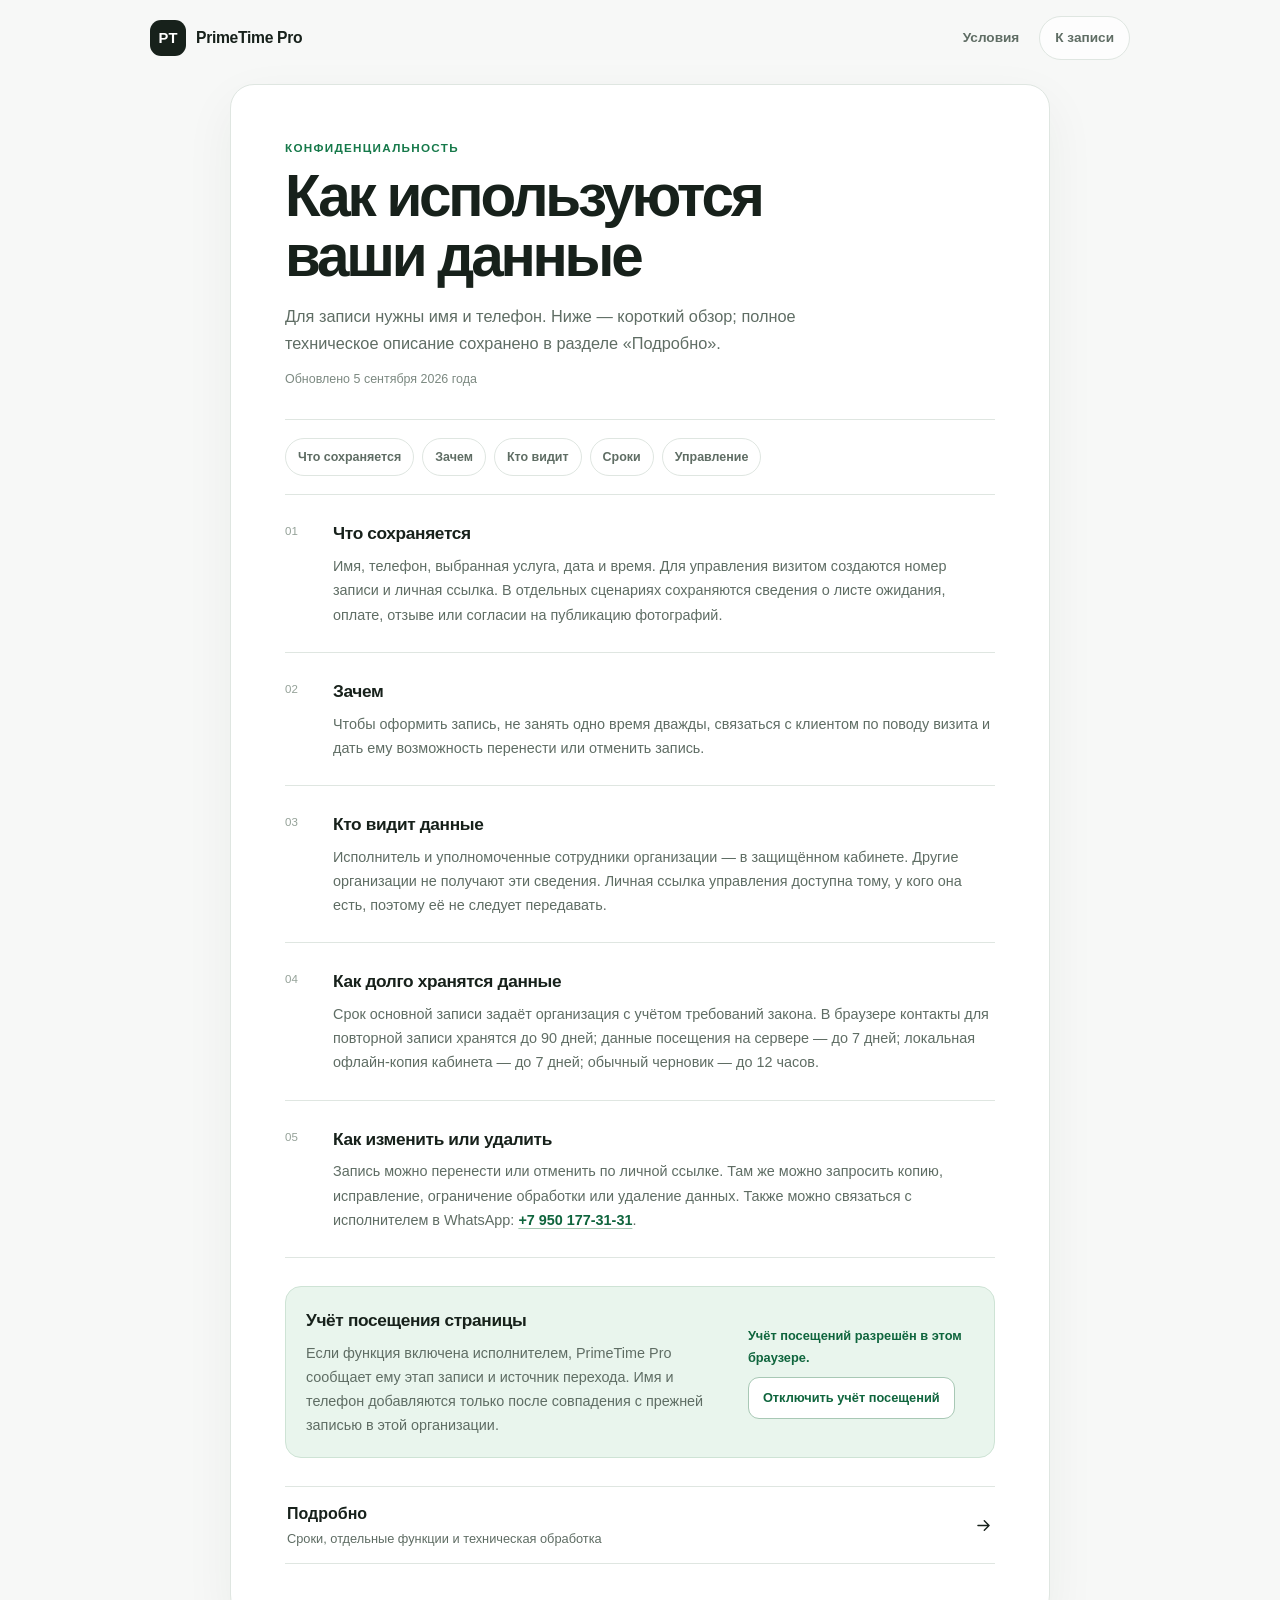
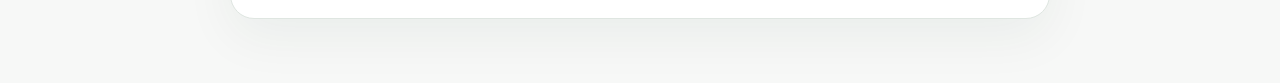
<file: privacy.html>
<!doctype html>
<html lang="ru">
<head>
  <meta charset="utf-8">
  <meta name="viewport" content="width=device-width, initial-scale=1, viewport-fit=cover">
  <meta name="theme-color" content="#183427">
  <meta name="referrer" content="no-referrer">
  <meta http-equiv="Content-Security-Policy" content="default-src 'self'; img-src 'self' data: https:; style-src 'self' 'unsafe-inline'; object-src 'none'; base-uri 'self'; form-action 'self'; upgrade-insecure-requests">
  <meta name="robots" content="noindex,follow">
  <title>Использование данных — PrimeTime Pro</title>
  <link rel="icon" href="icon.svg" type="image/svg+xml">
  <link rel="stylesheet" href="styles.css?v=811">
  <link rel="stylesheet" href="legal-ux.css?v=811">
</head>
<body class="privacy-body">
  <a class="legal-skip" href="#legalContent">Перейти к документу</a>
  <header class="legal-header">
    <a class="legal-brand" href="index.html" aria-label="PrimeTime Pro — к онлайн-записи"><span>PT</span><strong>PrimeTime Pro</strong></a>
    <nav aria-label="Документы и навигация"><a href="terms.html">Условия</a><a class="legal-product-link" href="index.html">К записи</a></nav>
  </header>
  <main class="legal-layout" id="legalContent">
    <article class="legal-card">
      <header class="legal-heading"><p>Конфиденциальность</p><h1>Как используются ваши данные</h1><p>Для записи нужны имя и телефон. Ниже — короткий обзор; полное техническое описание сохранено в разделе «Подробно».</p><p class="legal-version">Обновлено 5 сентября 2026 года</p></header>

      <nav class="legal-on-this-page" aria-label="На этой странице"><a href="#what">Что сохраняется</a><a href="#why">Зачем</a><a href="#access">Кто видит</a><a href="#retention">Сроки</a><a href="#control">Управление</a></nav>

      <div class="legal-summary">
        <section id="what"><span class="legal-number">01</span><div><h2>Что сохраняется</h2><p>Имя, телефон, выбранная услуга, дата и время. Для управления визитом создаются номер записи и личная ссылка. В отдельных сценариях сохраняются сведения о листе ожидания, оплате, отзыве или согласии на публикацию фотографий.</p></div></section>
        <section id="why"><span class="legal-number">02</span><div><h2>Зачем</h2><p>Чтобы оформить запись, не занять одно время дважды, связаться с клиентом по поводу визита и дать ему возможность перенести или отменить запись.</p></div></section>
        <section id="access"><span class="legal-number">03</span><div><h2>Кто видит данные</h2><p>Исполнитель и уполномоченные сотрудники организации — в защищённом кабинете. Другие организации не получают эти сведения. Личная ссылка управления доступна тому, у кого она есть, поэтому её не следует передавать.</p></div></section>
        <section id="retention"><span class="legal-number">04</span><div><h2>Как долго хранятся данные</h2><p>Срок основной записи задаёт организация с учётом требований закона. В браузере контакты для повторной записи хранятся до 90 дней; данные посещения на сервере — до 7 дней; локальная офлайн-копия кабинета — до 7 дней; обычный черновик — до 12 часов.</p></div></section>
        <section id="control"><span class="legal-number">05</span><div><h2>Как изменить или удалить</h2><p>Запись можно перенести или отменить по личной ссылке. Там же можно запросить копию, исправление, ограничение обработки или удаление данных. Также можно связаться с исполнителем в WhatsApp: <a href="https://wa.me/79501773131" rel="noopener">+7 950 177-31-31</a>.</p></div></section>
      </div>

      <section class="legal-choice" aria-labelledby="presenceTitle"><div><h2 id="presenceTitle">Учёт посещения страницы</h2><p>Если функция включена исполнителем, PrimeTime Pro сообщает ему этап записи и источник перехода. Имя и телефон добавляются только после совпадения с прежней записью в этой организации.</p></div><div><p id="visitorPresenceState" role="status" aria-live="polite">Учёт посещений разрешён в этом браузере.</p><button id="visitorPresenceToggle" class="privacy-choice" type="button" aria-pressed="false">Отключить учёт посещений</button></div></section>

      <details class="legal-details">
        <summary><span><strong>Подробно</strong><small>Сроки, отдельные функции и техническая обработка</small></span><svg aria-hidden="true"><use href="ui-icons.svg#icon-arrow-right"></use></svg></summary>
        <div class="legal-details-content">
          <section><h2>Раздел «Мои записи»</h2><p>Войти можно по одноразовому коду из SMS на подтверждённый номер. Авторизационная сессия хранится защищённым механизмом Supabase Auth, а внутренний ключ просмотра записей — только до закрытия вкладки. Запасной личный код после первой записи хранится на сервере лишь в виде необратимого хеша и вместе с номером позволяет войти без SMS.</p></section>
          <section><h2>Повторная запись</h2><p>После успешной записи имя и телефон сохраняются только в браузере этого устройства на срок до 90 дней, чтобы не вводить их заново. Эти данные можно удалить, очистив данные сайта в настройках браузера.</p></section>
          <section><h2>Уведомление о посещении страницы</h2><p>Если исполнитель включил эту функцию, сайт создаёт случайный идентификатор текущей вкладки отдельно для каждой организации и показывает владельцу организации посещение страницы онлайн-записи. Сохраняются этап записи, время последней активности и источник перехода: UTM-метка, сайт-источник или прямой переход. Первый источник хранится в этом браузере не дольше 90 дней, данные посещения на сервере — не дольше 7 дней. Имя и телефон добавляются к посещению только после их ввода и только если оба значения совпали с прежней записью в этой же организации. Эти сведения нужны владельцу для ответа клиенту и оценки источников записей; другим организациям они недоступны.</p><p>Отключение прекращает отправку новых посещений из этого браузера и очищает локальный идентификатор и источник. Уже отправленные посещения удаляются с сервера автоматически по окончании семидневного срока.</p></section>
          <section><h2>Лист ожидания</h2><p>Если свободного времени нет, клиент может оставить имя, телефон, услугу, желаемую дату и удобный период дня. Эти данные используются только для связи при появлении подходящего окна; заявку можно отменить по личной ссылке.</p></section>
          <section><h2>Отзывы</h2><p>Оценку можно оставить только после завершённого визита из личного раздела. На сайте публикуются оценка, текст отзыва и услуга. Имя, фамилия и телефон клиента не показываются. Клиент может изменить свой отзыв.</p></section>
          <section><h2>Предоплата</h2><p>Если для услуги включена предоплата, страница показывает ссылку на платёжный сервис и сохраняет только сумму и статус оплаты. Реквизиты банковской карты на этом сайте не вводятся и не хранятся.</p></section>
          <section><h2>Офлайн-копия, черновик и отложенные записи</h2><p>Чтобы исполнитель видел полноценное недавнее расписание при сбое связи, кабинет хранит на его устройстве локальную копию не дольше 7 дней. Она включает имена и телефоны клиентов, доступна только после входа в кабинет и полностью удаляется при явном выходе; история ограничена последними 90 днями. Обычный черновик новой записи хранится только в текущей вкладке не дольше 12 часов и удаляется после создания записи, выхода из кабинета или закрытия вкладки. Если исполнитель без интернета сохраняет отложенную запись, её имя, телефон, услуга, дата, время и заметка временно сохраняются в локальном хранилище браузера на этом устройстве. После восстановления связи сервер повторно проверяет свободное время. После успешного создания записи имя, телефон и заметка удаляются из локальной очереди; при конфликте данные остаются до исправления или удаления исполнителем. Через 7 дней такая запись не отправляется автоматически и требует ручного подтверждения. При явном выходе из кабинета очередь удаляется с устройства после предупреждения.</p></section>
          <section><h2>Фотографии работ и портфолио</h2><p>Фотографии «до» и «после» публикуются только после подтверждения согласия клиента исполнителем. Перед загрузкой браузер преобразует изображение в WebP: EXIF, геометки и другие служебные данные исходного файла в опубликованную копию не переносятся. Количество сеансов и пояснение хранятся отдельно от изображения, поэтому их можно исправить без изменения фотографии. Оригинал сайтом не сохраняется. Файлы находятся в закрытом хранилище, а для опубликованных работ создаются временные ссылки просмотра. Скрытая или удалённая работа перестаёт отображаться публично.</p></section>
          <section><h2>Уведомления в Telegram</h2><p>Они подключаются только по вашему желанию после нажатия кнопки и запуска бота. Telegram используется для подтверждений, изменений, отмен и напоминаний по записи. Отключить сообщения можно, заблокировав бота.</p></section>
          <section><h2>Согласие и сроки хранения</h2><p>При создании записи фиксируются дата согласия и версии <a href="privacy.html">политики</a> и <a href="terms.html">условий использования</a>. Владелец организации может задать сроки хранения, выгрузить данные и предварительно посмотреть объём очистки.</p></section>
          <section><h2>Рассылки и возврат после перерыва</h2><p>Номер телефона используется для связи по записи. Рекламные сообщения без отдельного согласия не отправляются. Исполнитель может зафиксировать отдельное согласие на предложения и подготовить персональное сообщение после длительного перерыва. Отзыв согласия блокирует новые сообщения, а установленный период защиты исключает частые повторы.</p></section>
          <section><h2>Импорт клиентской базы</h2><p>Владелец или администратор организации может перенести клиентскую базу из CSV-файла. Файл читается в браузере, а в организацию отправляются только распознанные поля карточек. Клиенты с одинаковым нормализованным телефоном объединяются. Согласие на рассылку или обработку данных сохраняется только тогда, когда оно явно указано в исходном файле.</p></section>
          <section><h2>Голосовой помощник</h2><p>В кабинете исполнителя можно голосом запросить сводку расписания или подготовить черновик записи. Без интернета помощник использует локальную копию не старше 7 дней, обязательно показывает время её обновления и скрывает имена и телефоны клиентов. Для неоднозначной или контекстной фразы защищённая серверная функция может обратиться к внешней ИИ-модели. Перед этим телефоны и email маскируются; передаются сама команда и ограниченный рабочий контекст: названия услуг, ближайшие и недавние даты, время и имена из записей, роли и агрегированные показатели. Заметки, телефоны и платёжные реквизиты не передаются. Ответ модели допускается только в строгом структурированном формате и повторно проверяется локальным движком. Команда не сохраняется в базе PrimeTime Pro, а подставленные в форму данные отправляются только после отдельного подтверждения. Помощник не создаёт, не переносит и не удаляет записи самостоятельно. Голос и результат распознавания могут обрабатываться службой браузера, операционной системы или внешнего поставщика; вместо микрофона всегда можно использовать текстовый ввод.</p></section>
        </div>
      </details>
    </article>
  </main>
  <script src="site-update.js?v=9" defer></script><script src="privacy.js?v=811" defer></script>
</body>
</html>
</file>
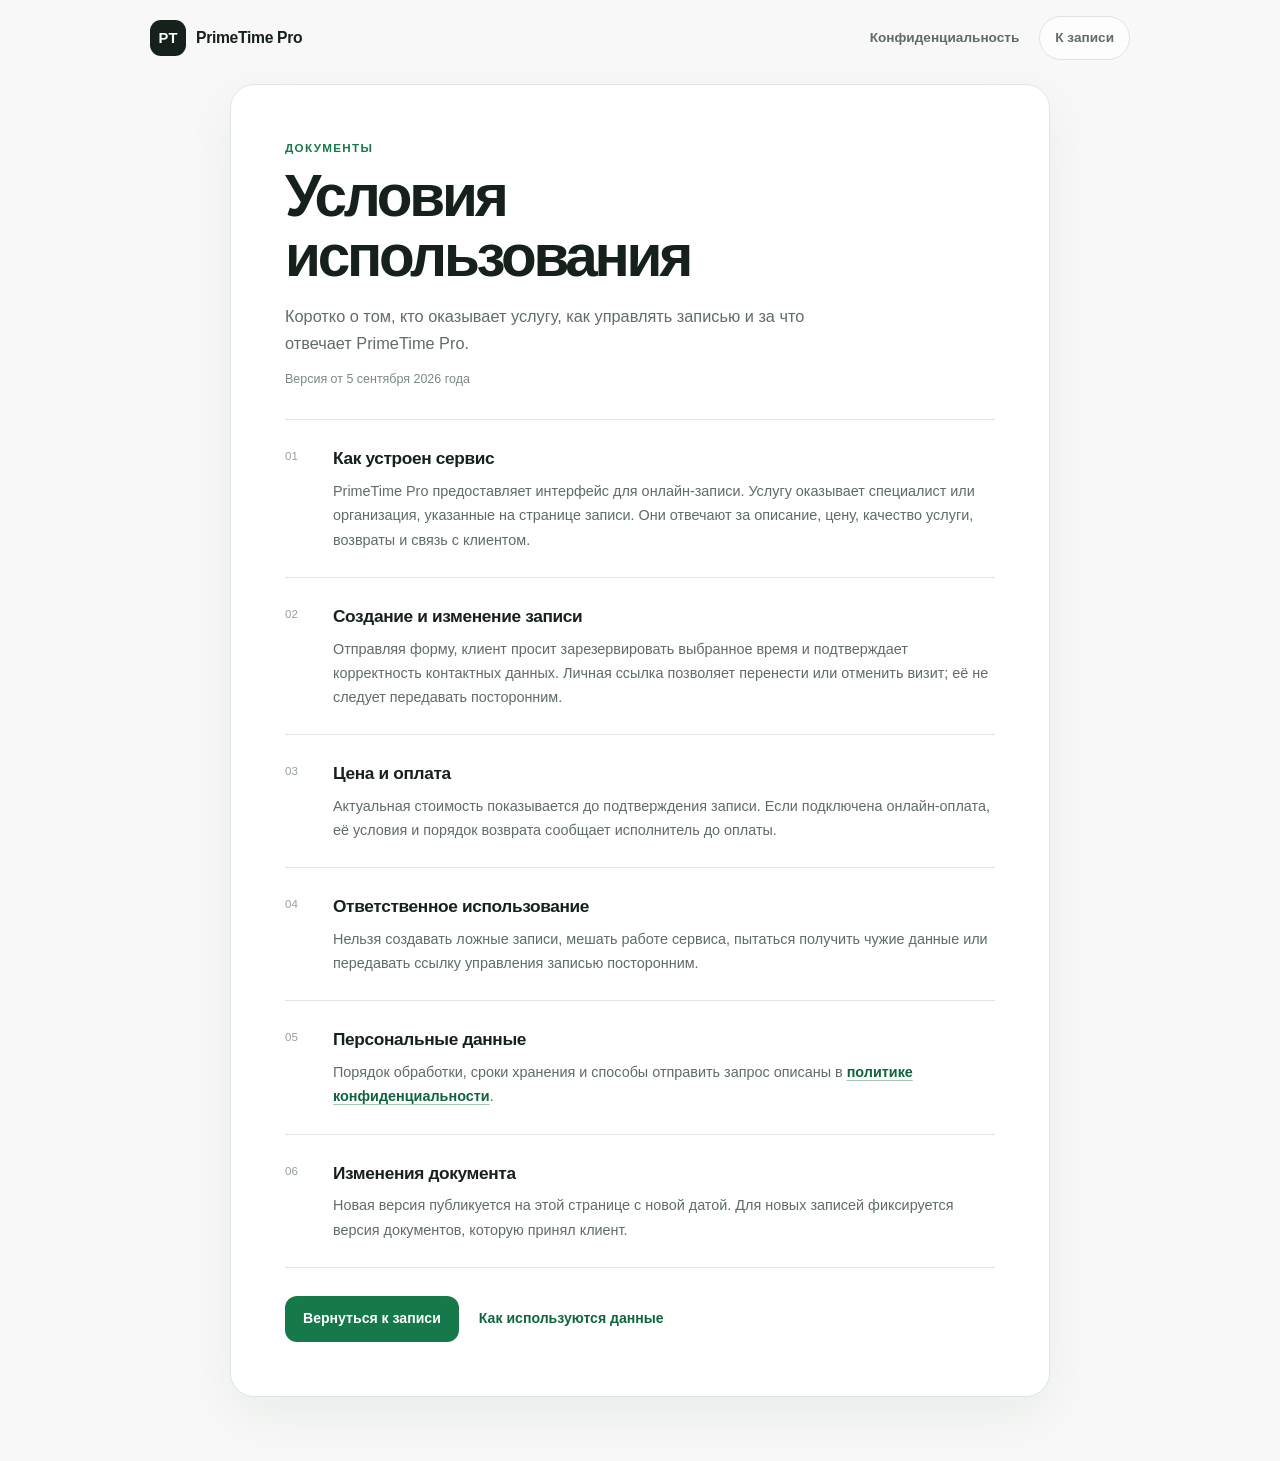
<file: terms.html>
<!doctype html>
<html lang="ru">
<head>
  <meta charset="utf-8">
  <meta name="viewport" content="width=device-width, initial-scale=1, viewport-fit=cover">
  <meta name="theme-color" content="#f7f8f7">
  <meta name="referrer" content="no-referrer">
  <meta http-equiv="Content-Security-Policy" content="default-src 'self'; img-src 'self' data: https:; style-src 'self' 'unsafe-inline'; object-src 'none'; base-uri 'self'; form-action 'self'; upgrade-insecure-requests">
  <meta name="robots" content="noindex,follow">
  <meta name="description" content="Условия использования сервиса онлайн-записи PrimeTime Pro.">
  <title>Условия использования — PrimeTime Pro</title>
  <link rel="icon" href="icon.svg" type="image/svg+xml">
  <link rel="stylesheet" href="styles.css?v=811">
  <link rel="stylesheet" href="legal-ux.css?v=811">
</head>
<body class="privacy-body">
  <a class="legal-skip" href="#legalContent">Перейти к документу</a>
  <header class="legal-header">
    <a class="legal-brand" href="index.html" aria-label="PrimeTime Pro — к онлайн-записи"><span>PT</span><strong>PrimeTime Pro</strong></a>
    <nav aria-label="Документы и навигация"><a href="privacy.html">Конфиденциальность</a><a class="legal-product-link" href="index.html">К записи</a></nav>
  </header>
  <main class="legal-layout" id="legalContent">
    <article class="legal-card legal-card-compact">
      <header class="legal-heading"><p>Документы</p><h1>Условия использования</h1><p>Коротко о том, кто оказывает услугу, как управлять записью и за что отвечает PrimeTime Pro.</p><p class="legal-version">Версия от 5 сентября 2026 года</p></header>
      <div class="legal-summary">
        <section><span class="legal-number">01</span><div><h2>Как устроен сервис</h2><p>PrimeTime Pro предоставляет интерфейс для онлайн-записи. Услугу оказывает специалист или организация, указанные на странице записи. Они отвечают за описание, цену, качество услуги, возвраты и связь с клиентом.</p></div></section>
        <section><span class="legal-number">02</span><div><h2>Создание и изменение записи</h2><p>Отправляя форму, клиент просит зарезервировать выбранное время и подтверждает корректность контактных данных. Личная ссылка позволяет перенести или отменить визит; её не следует передавать посторонним.</p></div></section>
        <section><span class="legal-number">03</span><div><h2>Цена и оплата</h2><p>Актуальная стоимость показывается до подтверждения записи. Если подключена онлайн-оплата, её условия и порядок возврата сообщает исполнитель до оплаты.</p></div></section>
        <section><span class="legal-number">04</span><div><h2>Ответственное использование</h2><p>Нельзя создавать ложные записи, мешать работе сервиса, пытаться получить чужие данные или передавать ссылку управления записью посторонним.</p></div></section>
        <section><span class="legal-number">05</span><div><h2>Персональные данные</h2><p>Порядок обработки, сроки хранения и способы отправить запрос описаны в <a href="privacy.html">политике конфиденциальности</a>.</p></div></section>
        <section><span class="legal-number">06</span><div><h2>Изменения документа</h2><p>Новая версия публикуется на этой странице с новой датой. Для новых записей фиксируется версия документов, которую принял клиент.</p></div></section>
      </div>
      <div class="legal-end-actions"><a class="legal-primary-action" href="index.html">Вернуться к записи</a><a href="privacy.html">Как используются данные</a></div>
    </article>
  </main>
</body>
</html>
</file>
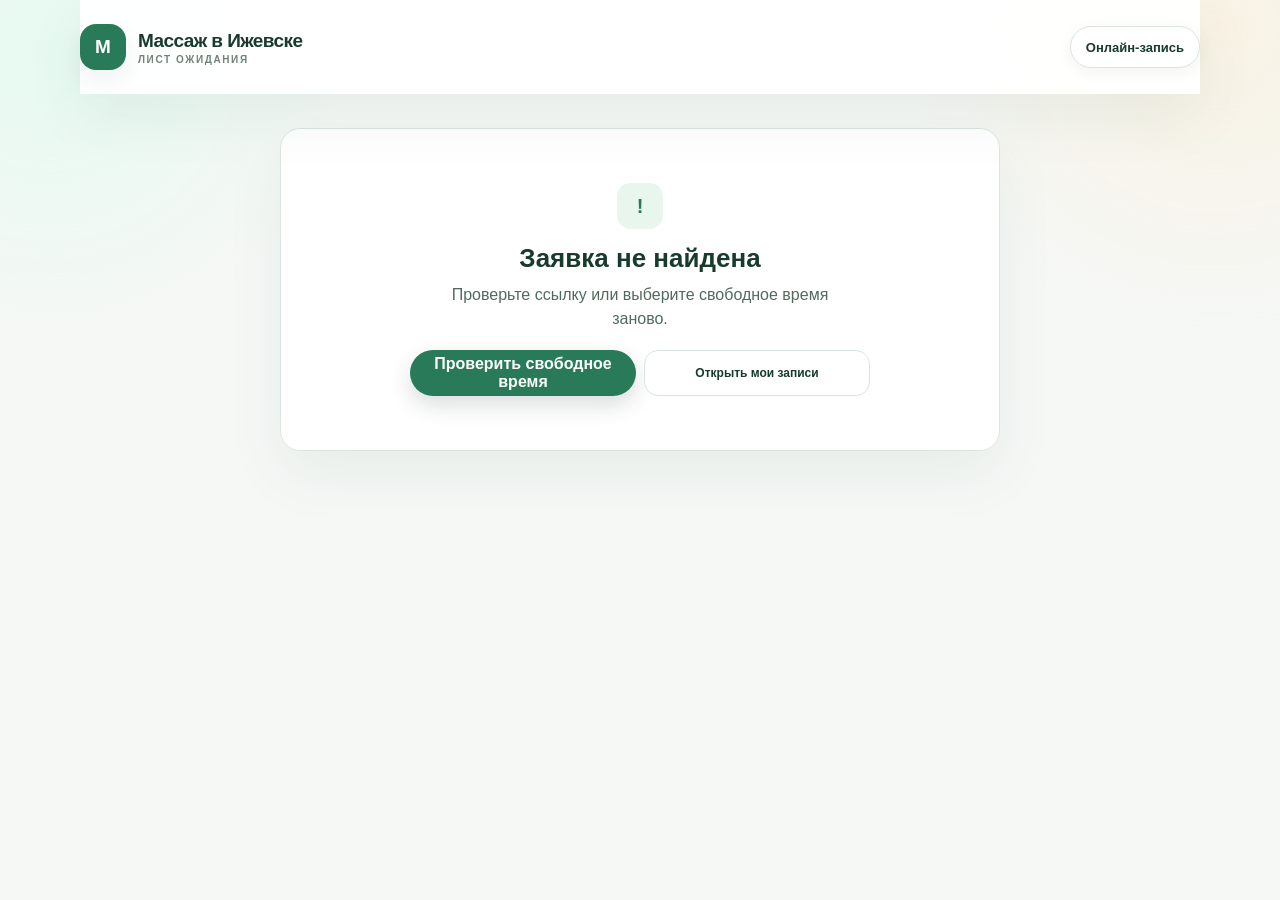
<file: waitlist.html>
<!doctype html>
<html lang="ru">
<head>
  <meta charset="utf-8">
  <meta name="viewport" content="width=device-width, initial-scale=1, viewport-fit=cover">
  <meta name="theme-color" content="#183427">
  <meta name="referrer" content="no-referrer">
  <meta http-equiv="Content-Security-Policy" content="default-src 'self'; script-src 'self'; connect-src 'self' https://cawexmmrqjvothcbgjxr.supabase.co wss://cawexmmrqjvothcbgjxr.supabase.co; img-src 'self' data: https:; style-src 'self' 'unsafe-inline'; font-src 'self'; object-src 'none'; base-uri 'self'; form-action 'self'; worker-src 'self'; upgrade-insecure-requests">
  <meta name="robots" content="noindex,nofollow">
  <title>Лист ожидания — Массаж в Ижевске</title>
  <link rel="icon" href="icon.svg" type="image/svg+xml">
  <link rel="stylesheet" href="styles.css?v=811">
  <link rel="stylesheet" href="client-themes.css?v=811">
</head>
<body class="manage-body booking-client-page" data-client-theme="sage">
  <div class="ambient ambient-left"></div><div class="ambient ambient-right"></div>
  <header class="site-header manage-header"><a class="brand" href="index.html"><span class="brand-mark">М</span><span><strong>Массаж в Ижевске</strong><small>лист ожидания</small></span></a><a class="provider-link" href="index.html"><span>Онлайн-запись</span></a></header>
  <main class="manage-layout"><section class="manage-card">
    <div class="loading-state manage-loading" id="waitlistManageLoading"><i></i><span>Загружаем заявку…</span></div>
    <div class="manage-error" id="waitlistManageError" hidden><span>!</span><h1>Заявка не найдена</h1><p>Проверьте ссылку или выберите свободное время заново.</p><div class="manage-error-actions"><a class="primary" href="index.html">Проверить свободное время</a><a class="manage-secondary" href="my-bookings.html">Открыть мои записи</a></div></div>
    <div id="waitlistManageContent" hidden>
      <div class="manage-title"><div><small>Лист ожидания</small><h1 id="waitlistManageService">Услуга</h1></div><span class="manage-status" id="waitlistManageStatus">Ожидает</span></div>
      <div class="manage-appointment"><div class="manage-date-mark"><strong id="waitlistManageDay">—</strong><span id="waitlistManageMonth">—</span></div><div><strong id="waitlistManageDate">—</strong><span id="waitlistManagePeriod">—</span></div></div>
      <dl class="manage-details"><div><dt>Исполнитель</dt><dd id="waitlistManagePerformer">—</dd></div><div><dt>Номер заявки</dt><dd id="waitlistManageCode">—</dd></div></dl>
      <p class="manage-policy">Мастер свяжется с вами, когда появится подходящее окно. Заявка не является гарантированной записью.</p>
      <div class="manage-actions" id="waitlistManageActions"><a class="primary" href="index.html">Проверить свободное время</a><button class="manage-danger" id="cancelWaitlist" type="button">Отменить заявку</button></div>
    </div>
  </section></main>
  <div class="toast" id="toast" hidden></div>
  <script src="vendor/supabase-2.112.4.min.js" integrity="sha384-yiVMs0R/Jyz7OhoXa/DsEMUSBLjEhr/QJta2ONO+zB6I8/GmNg/7AUFrZmAJV7KV"></script>
  <script src="config.js?v=811"></script><script src="site-update.js?v=9" defer></script><script src="theme-catalog.js?v=811"></script><script src="waitlist.js?v=811" defer></script>
</body>
</html>
</file>
